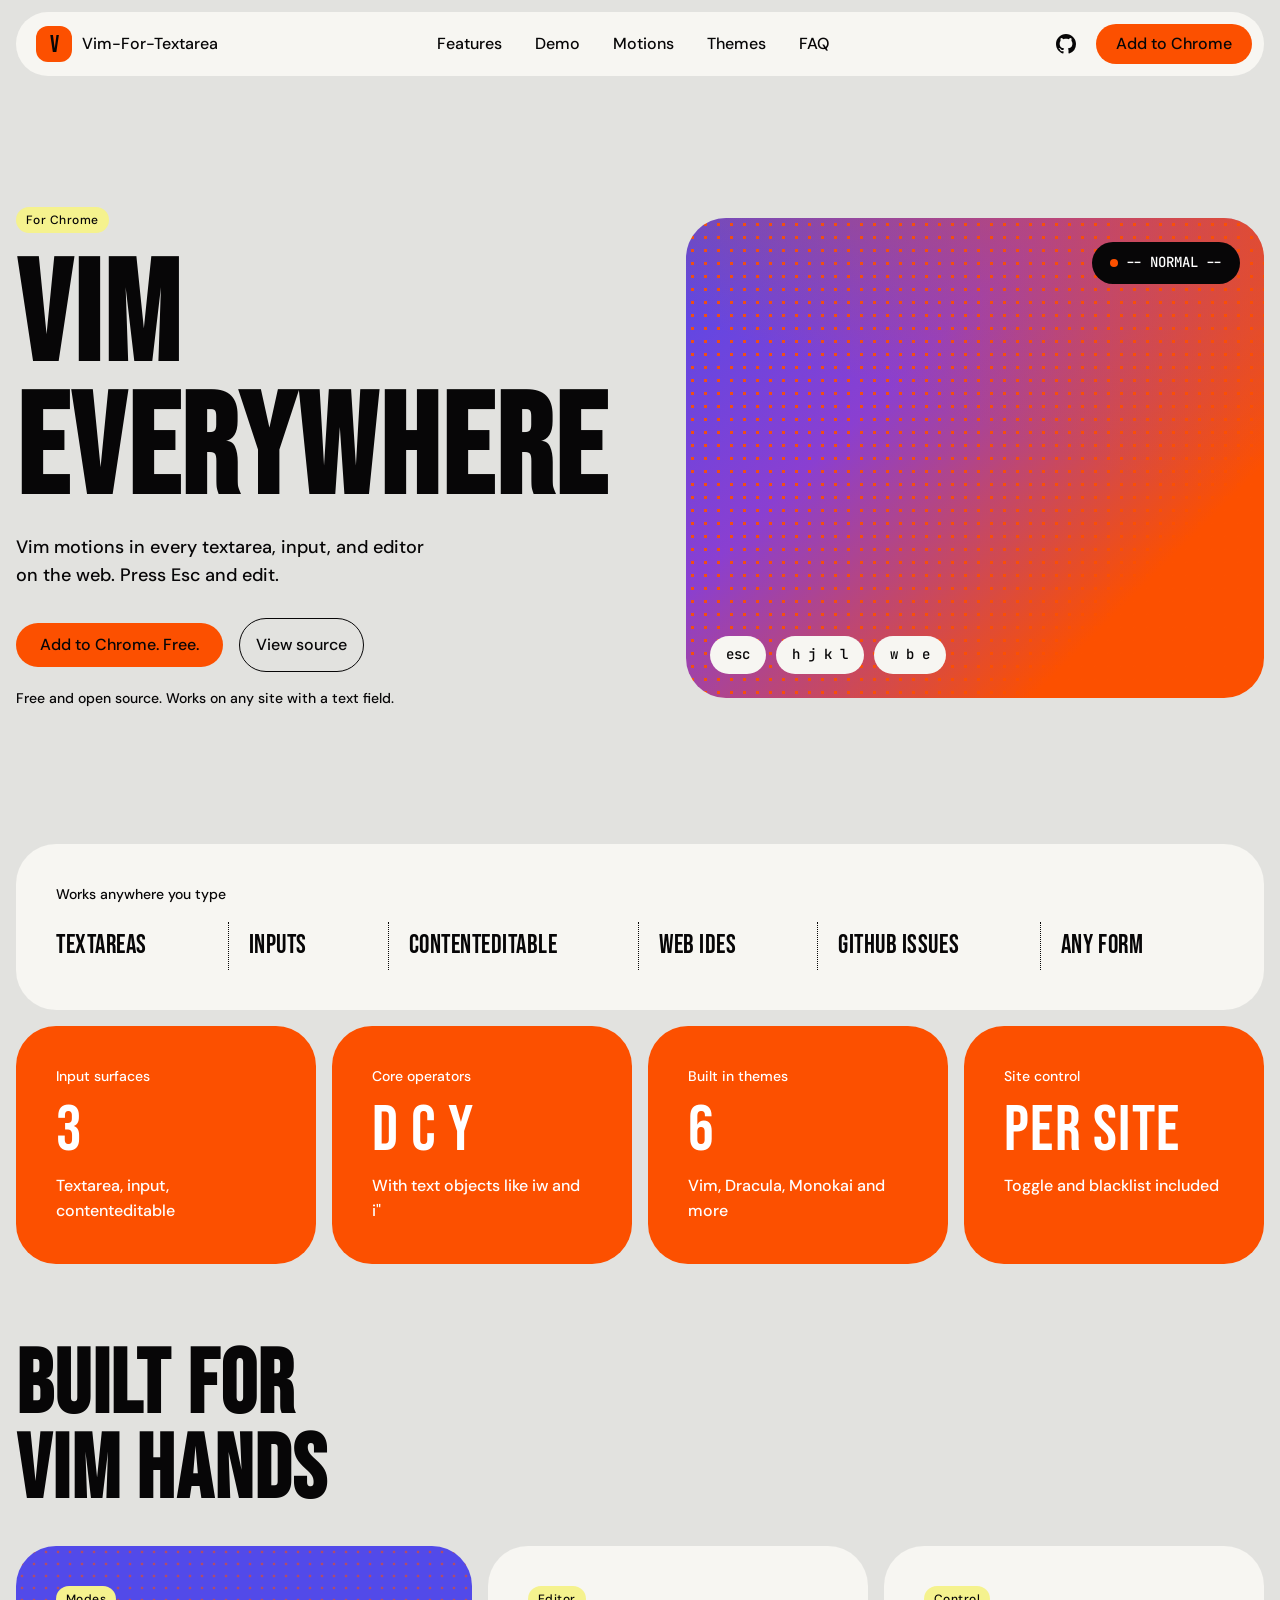
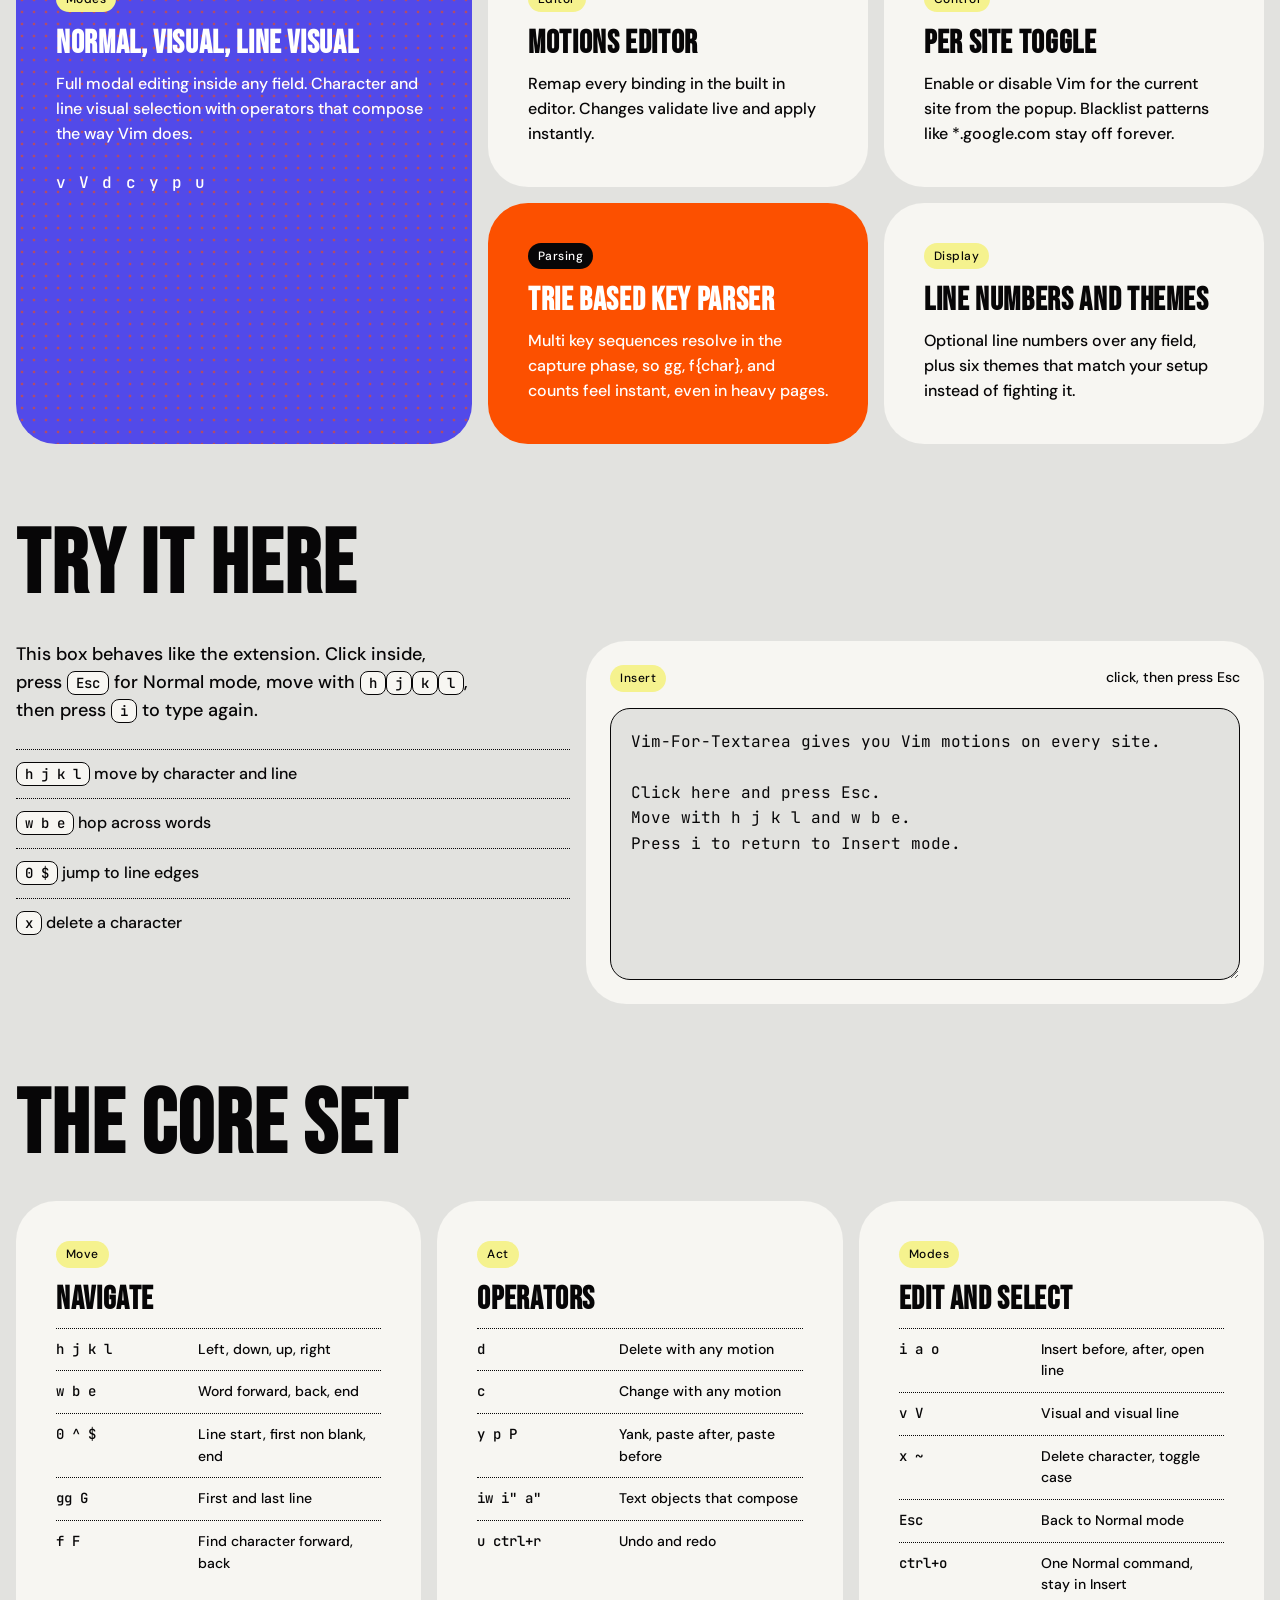
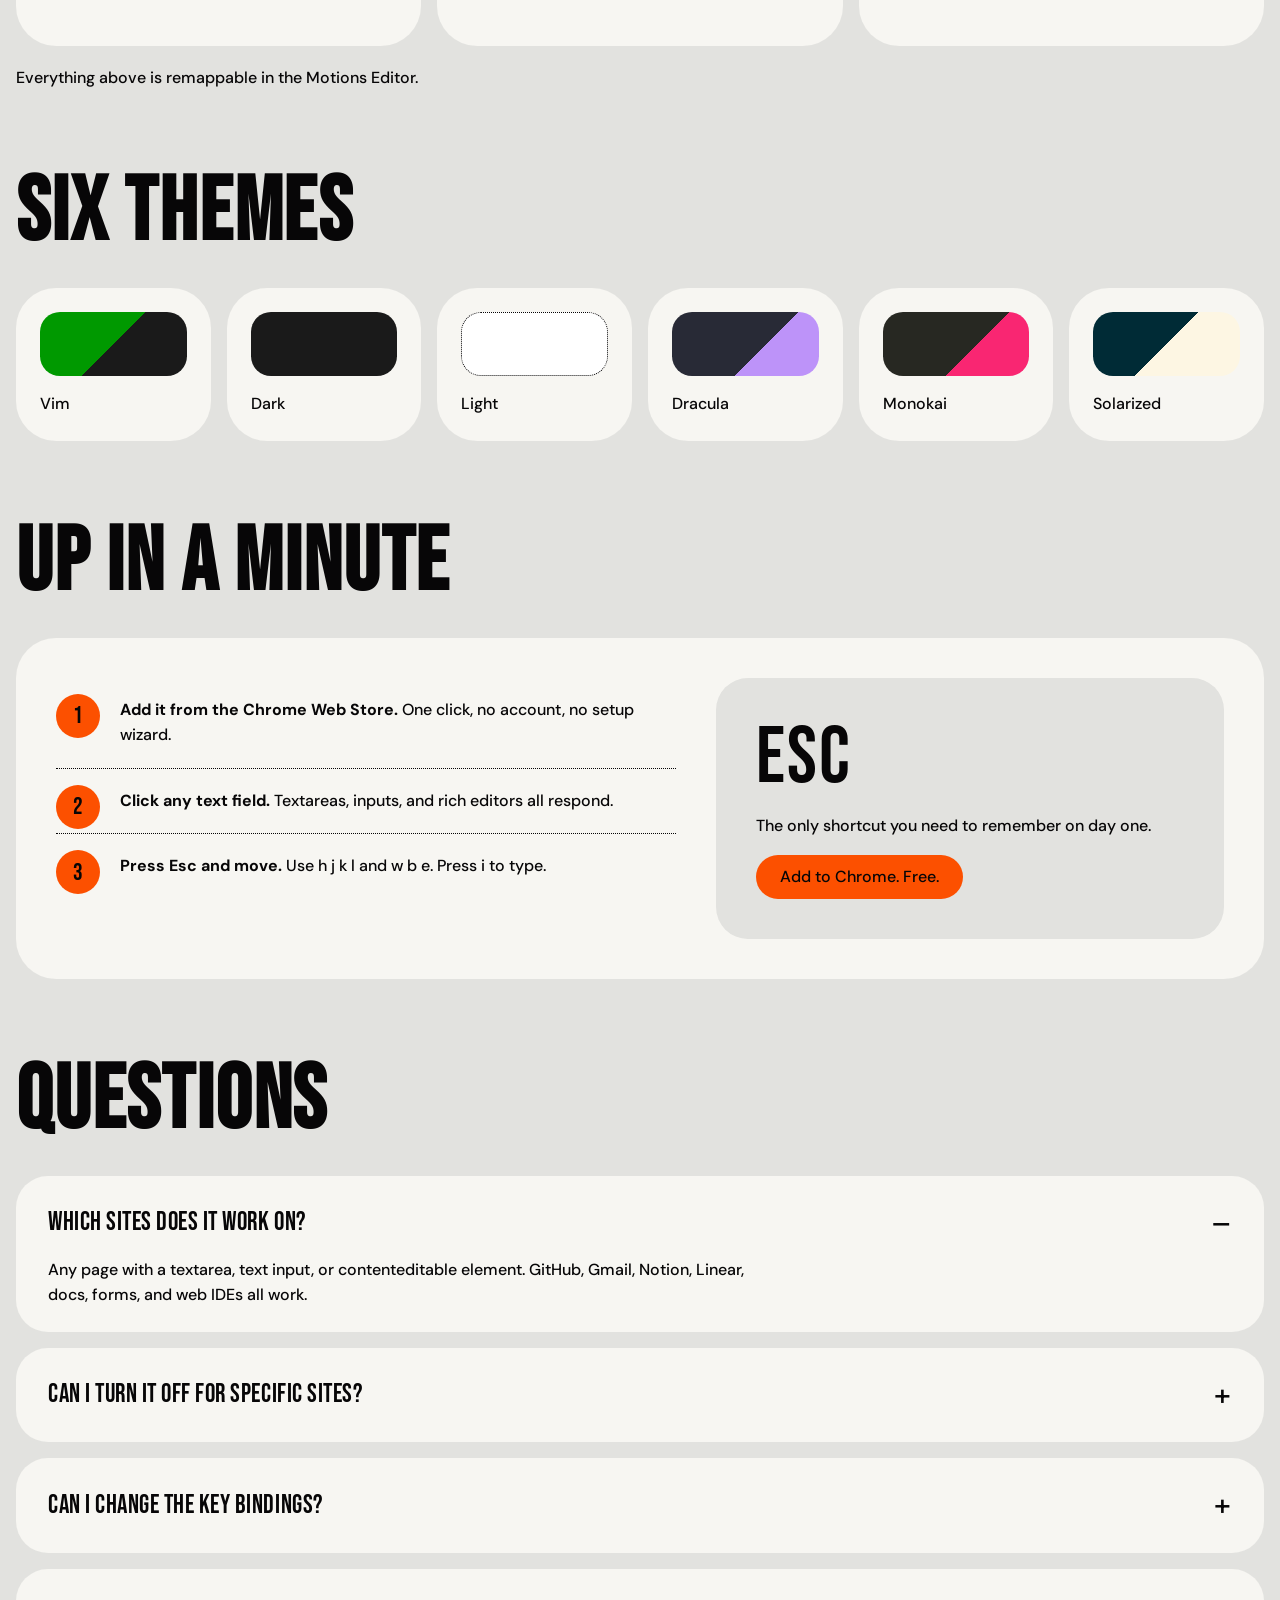
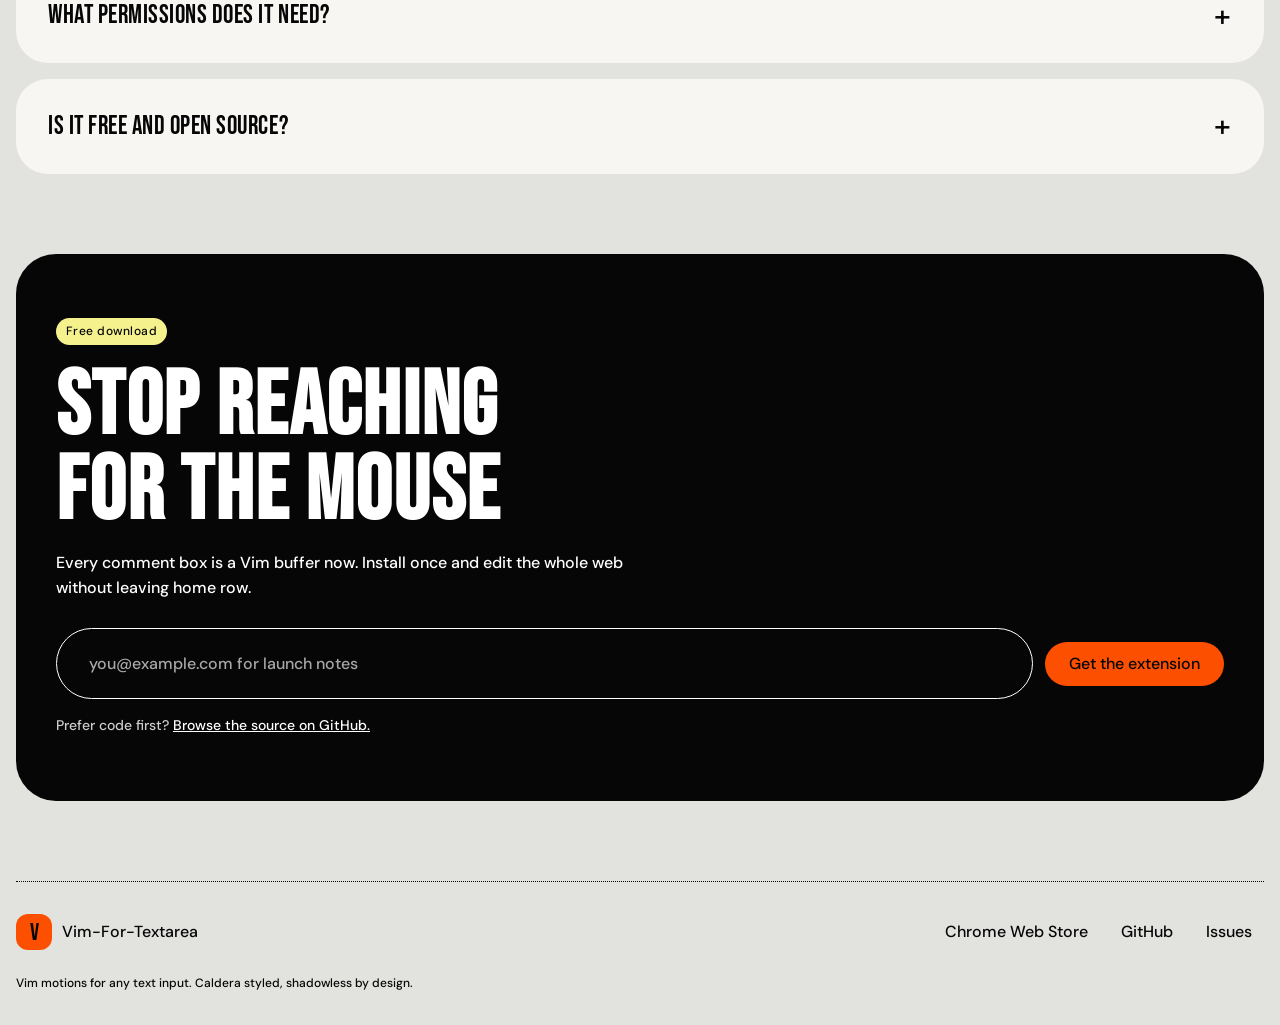
<file: website/index.html>
<!DOCTYPE html>
<html lang="en">
<head>
<meta charset="UTF-8" />
<meta name="viewport" content="width=device-width, initial-scale=1.0" />
<title>Vim-For-Textarea: Vim motions in every text field on the web</title>
<meta name="description" content="Vim-For-Textarea brings Vim navigation and editing to any textarea, input, or contenteditable element on any website." />
<link rel="icon" type="image/png" href="assets/icon-128.png" />
<link rel="preconnect" href="https://fonts.googleapis.com" />
<link rel="preconnect" href="https://fonts.gstatic.com" crossorigin />
<link href="https://fonts.googleapis.com/css2?family=Bebas+Neue&family=DM+Sans:opsz,wght@9..40,500&family=JetBrains+Mono:wght@500&display=swap" rel="stylesheet" />
<link rel="stylesheet" href="styles.css" />
</head>
<body>

<header class="nav-wrap">
  <nav class="nav-pill" aria-label="Primary">
    <a class="brand" href="#top" aria-label="Vim-For-Textarea home">
      <span class="brand-mark" aria-hidden="true">V</span>
      <span class="brand-word">Vim-For-Textarea</span>
    </a>
    <div class="nav-links">
      <a href="#features">Features</a>
      <a href="#demo">Demo</a>
      <a href="#motions">Motions</a>
      <a href="#themes">Themes</a>
      <a href="#faq">FAQ</a>
    </div>
    <div class="nav-cta">
      <a class="ghost-icon" href="https://github.com/B-Eddie/vim-for-textarea" target="_blank" rel="noopener" aria-label="View source on GitHub">
        <svg width="20" height="20" viewBox="0 0 16 16" fill="currentColor" aria-hidden="true"><path d="M8 0C3.58 0 0 3.58 0 8c0 3.54 2.29 6.53 5.47 7.59.4.07.55-.17.55-.38 0-.19-.01-.82-.01-1.49-2.01.37-2.53-.49-2.69-.94-.09-.23-.48-.94-.82-1.13-.28-.15-.68-.52-.01-.53.63-.01 1.08.58 1.23.82.72 1.21 1.87.87 2.33.66.07-.52.28-.87.51-1.07-1.78-.2-3.64-.89-3.64-3.95 0-.87.31-1.59.82-2.15-.08-.2-.36-1.02.08-2.12 0 0 .67-.21 2.2.82.64-.18 1.32-.27 2-.27s1.36.09 2 .27c1.53-1.04 2.2-.82 2.2-.82.44 1.1.16 1.92.08 2.12.51.56.82 1.27.82 2.15 0 3.07-1.87 3.75-3.65 3.95.29.25.54.73.54 1.48 0 1.07-.01 1.93-.01 2.2 0 .21.15.46.55.38A8.01 8.01 0 0 0 16 8c0-4.42-3.58-8-8-8Z"/></svg>
      </a>
      <a class="btn btn-primary btn-sm" href="https://chromewebstore.google.com/detail/vim-for-textarea/daiebbpbknddjjdgidofaappadaoamde?authuser=0&hl=en" target="_blank" rel="noopener">Add to Chrome</a>
      <button class="nav-toggle" aria-label="Open menu" aria-expanded="false">
        <span></span><span></span><span></span>
      </button>
    </div>
  </nav>
  <div class="nav-mobile" hidden>
    <a href="#features">Features</a>
    <a href="#demo">Demo</a>
    <a href="#motions">Motions</a>
    <a href="#themes">Themes</a>
    <a href="#faq">FAQ</a>
    <a href="https://github.com/B-Eddie/vim-for-textarea" target="_blank" rel="noopener">GitHub</a>
  </div>
</header>

<main id="top">

  <!-- HERO -->
  <section class="hero">
    <div class="hero-copy">
      <span class="tag">For Chrome</span>
      <h1 class="display">VIM<br />EVERYWHERE</h1>
      <p class="lede">Vim motions in every textarea, input, and editor on the web. Press Esc and edit.</p>
      <div class="hero-actions">
        <a class="btn btn-primary" href="https://chromewebstore.google.com/detail/vim-for-textarea/daiebbpbknddjjdgidofaappadaoamde?authuser=0&hl=en" target="_blank" rel="noopener">Add to Chrome. Free.</a>
        <a class="btn btn-secondary" href="https://github.com/B-Eddie/vim-for-textarea" target="_blank" rel="noopener">View source</a>
      </div>
      <p class="micro">Free and open source. Works on any site with a text field.</p>
    </div>
    <div class="hero-visual" aria-hidden="true">
      <div class="halftone">
        <div class="halftone-keys">
          <span class="hk">esc</span>
          <span class="hk">h j k l</span>
          <span class="hk">w b e</span>
        </div>
      </div>
      <div class="hero-chip">
        <span class="mode-dot"></span>
        <span>-- NORMAL --</span>
      </div>
    </div>
  </section>

  <!-- WHERE IT WORKS -->
  <section class="strip-card reveal">
    <p class="strip-label">Works anywhere you type</p>
    <ul class="strip-row">
      <li>Textareas</li>
      <li>Inputs</li>
      <li>Contenteditable</li>
      <li>Web IDEs</li>
      <li>GitHub issues</li>
      <li>Any form</li>
    </ul>
  </section>

  <!-- STATS -->
  <section class="stats reveal" aria-label="Highlights">
    <div class="stat">
      <p class="stat-label">Input surfaces</p>
      <p class="stat-value">3</p>
      <p class="stat-note">Textarea, input, contenteditable</p>
    </div>
    <div class="stat">
      <p class="stat-label">Core operators</p>
      <p class="stat-value">d c y</p>
      <p class="stat-note">With text objects like iw and i"</p>
    </div>
    <div class="stat">
      <p class="stat-label">Built in themes</p>
      <p class="stat-value">6</p>
      <p class="stat-note">Vim, Dracula, Monokai and more</p>
    </div>
    <div class="stat">
      <p class="stat-label">Site control</p>
      <p class="stat-value">Per site</p>
      <p class="stat-note">Toggle and blacklist included</p>
    </div>
  </section>

  <!-- FEATURES BENTO -->
  <section id="features" class="section">
    <h2 class="h-2xl reveal">BUILT FOR<br />VIM HANDS</h2>
    <div class="bento">
      <article class="card card-plasma reveal">
        <span class="tag">Modes</span>
        <h3>Normal, Visual, line Visual</h3>
        <p>Full modal editing inside any field. Character and line visual selection with operators that compose the way Vim does.</p>
        <p class="plasma-keys">v V d c y p u</p>
      </article>
      <article class="card reveal">
        <span class="tag">Editor</span>
        <h3>Motions Editor</h3>
        <p>Remap every binding in the built in editor. Changes validate live and apply instantly.</p>
      </article>
      <article class="card reveal">
        <span class="tag">Control</span>
        <h3>Per site toggle</h3>
        <p>Enable or disable Vim for the current site from the popup. Blacklist patterns like *.google.com stay off forever.</p>
      </article>
      <article class="card card-ember reveal">
        <span class="tag tag-dark">Parsing</span>
        <h3>Trie based key parser</h3>
        <p>Multi key sequences resolve in the capture phase, so gg, f{char}, and counts feel instant, even in heavy pages.</p>
      </article>
      <article class="card reveal">
        <span class="tag">Display</span>
        <h3>Line numbers and themes</h3>
        <p>Optional line numbers over any field, plus six themes that match your setup instead of fighting it.</p>
      </article>
    </div>
  </section>

  <!-- LIVE DEMO -->
  <section id="demo" class="section">
    <h2 class="h-2xl reveal">TRY IT HERE</h2>
    <div class="demo-grid">
      <div class="demo-copy reveal">
        <p class="demo-text">This box behaves like the extension. Click inside, press <kbd>Esc</kbd> for Normal mode, move with <kbd>h</kbd><kbd>j</kbd><kbd>k</kbd><kbd>l</kbd>, then press <kbd>i</kbd> to type again.</p>
        <ul class="demo-list">
          <li><kbd>h j k l</kbd> move by character and line</li>
          <li><kbd>w b e</kbd> hop across words</li>
          <li><kbd>0 $</kbd> jump to line edges</li>
          <li><kbd>x</kbd> delete a character</li>
        </ul>
      </div>
      <div class="demo-box reveal">
        <div class="demo-bar">
          <span id="demoMode" class="tag">Insert</span>
          <span class="demo-hint">click, then press Esc</span>
        </div>
        <textarea id="demoArea" rows="9" spellcheck="false">Vim-For-Textarea gives you Vim motions on every site.

Click here and press Esc.
Move with h j k l and w b e.
Press i to return to Insert mode.</textarea>
      </div>
    </div>
  </section>

  <!-- MOTIONS -->
  <section id="motions" class="section">
    <h2 class="h-2xl reveal">THE CORE SET</h2>
    <div class="motion-grid">
      <article class="card reveal">
        <span class="tag">Move</span>
        <h3>Navigate</h3>
        <dl class="keys">
          <div><dt>h j k l</dt><dd>Left, down, up, right</dd></div>
          <div><dt>w b e</dt><dd>Word forward, back, end</dd></div>
          <div><dt>0 ^ $</dt><dd>Line start, first non blank, end</dd></div>
          <div><dt>gg G</dt><dd>First and last line</dd></div>
          <div><dt>f F</dt><dd>Find character forward, back</dd></div>
        </dl>
      </article>
      <article class="card reveal">
        <span class="tag">Act</span>
        <h3>Operators</h3>
        <dl class="keys">
          <div><dt>d</dt><dd>Delete with any motion</dd></div>
          <div><dt>c</dt><dd>Change with any motion</dd></div>
          <div><dt>y p P</dt><dd>Yank, paste after, paste before</dd></div>
          <div><dt>iw i" a"</dt><dd>Text objects that compose</dd></div>
          <div><dt>u ctrl+r</dt><dd>Undo and redo</dd></div>
        </dl>
      </article>
      <article class="card reveal">
        <span class="tag">Modes</span>
        <h3>Edit and select</h3>
        <dl class="keys">
          <div><dt>i a o</dt><dd>Insert before, after, open line</dd></div>
          <div><dt>v V</dt><dd>Visual and visual line</dd></div>
          <div><dt>x ~</dt><dd>Delete character, toggle case</dd></div>
          <div><dt>Esc</dt><dd>Back to Normal mode</dd></div>
          <div><dt>ctrl+o</dt><dd>One Normal command, stay in Insert</dd></div>
        </dl>
      </article>
    </div>
    <p class="section-note reveal">Everything above is remappable in the Motions Editor.</p>
  </section>

  <!-- THEMES -->
  <section id="themes" class="section">
    <h2 class="h-2xl reveal">SIX THEMES</h2>
    <div class="theme-grid reveal">
      <div class="theme" data-theme="vim"><span class="sw"></span>Vim</div>
      <div class="theme" data-theme="dark"><span class="sw"></span>Dark</div>
      <div class="theme" data-theme="light"><span class="sw"></span>Light</div>
      <div class="theme" data-theme="dracula"><span class="sw"></span>Dracula</div>
      <div class="theme" data-theme="monokai"><span class="sw"></span>Monokai</div>
      <div class="theme" data-theme="solarized"><span class="sw"></span>Solarized</div>
    </div>
  </section>

  <!-- INSTALL -->
  <section class="section">
    <h2 class="h-2xl reveal">UP IN A MINUTE</h2>
    <div class="install reveal">
      <ol>
        <li><strong>Add it from the Chrome Web Store.</strong> One click, no account, no setup wizard.</li>
        <li><strong>Click any text field.</strong> Textareas, inputs, and rich editors all respond.</li>
        <li><strong>Press Esc and move.</strong> Use h j k l and w b e. Press i to type.</li>
      </ol>
      <div class="install-side">
        <p class="install-big">Esc</p>
        <p>The only shortcut you need to remember on day one.</p>
        <a class="btn btn-primary" href="https://chromewebstore.google.com/detail/vim-for-textarea/daiebbpbknddjjdgidofaappadaoamde?authuser=0&hl=en" target="_blank" rel="noopener">Add to Chrome. Free.</a>
      </div>
    </div>
  </section>

  <!-- FAQ -->
  <section id="faq" class="section">
    <h2 class="h-2xl reveal">QUESTIONS</h2>
    <div class="faq reveal">
      <details open>
        <summary>Which sites does it work on?</summary>
        <p>Any page with a textarea, text input, or contenteditable element. GitHub, Gmail, Notion, Linear, docs, forms, and web IDEs all work.</p>
      </details>
      <details>
        <summary>Can I turn it off for specific sites?</summary>
        <p>Yes. Toggle the current site from the popup, or add blacklist patterns such as *.google.com for places where Vim should never activate.</p>
      </details>
      <details>
        <summary>Can I change the key bindings?</summary>
        <p>Yes. Open the Motions Editor from the popup to remap bindings, operators, text objects, and commands with live validation.</p>
      </details>
      <details>
        <summary>What permissions does it need?</summary>
        <p>Storage first. It saves your settings, theme, blacklist, and custom bindings locally, with clipboard and tab access for paste and per site state.</p>
      </details>
      <details>
        <summary>Is it free and open source?</summary>
        <p>Yes. The code is public on GitHub and contributions are welcome through issues and pull requests.</p>
      </details>
    </div>
  </section>

  <!-- FINAL CTA -->
  <section class="final reveal">
    <span class="tag">Free download</span>
    <h2>STOP REACHING<br />FOR THE MOUSE</h2>
    <p>Every comment box is a Vim buffer now. Install once and edit the whole web without leaving home row.</p>
    <form class="final-row" action="https://chromewebstore.google.com/detail/vim-for-textarea/daiebbpbknddjjdgidofaappadaoamde?authuser=0&hl=en" method="get" target="_blank" rel="noopener">
      <input type="email" name="email" placeholder="you@example.com for launch notes" aria-label="Email for launch notes" />
      <button class="btn btn-primary" type="submit">Get the extension</button>
    </form>
    <p class="micro-light">Prefer code first? <a href="https://github.com/B-Eddie/vim-for-textarea" target="_blank" rel="noopener">Browse the source on GitHub.</a></p>
  </section>

</main>

<footer>
  <div class="foot-inner">
    <a class="brand" href="#top">
      <span class="brand-mark" aria-hidden="true">V</span>
      <span class="brand-word">Vim-For-Textarea</span>
    </a>
    <div class="foot-links">
      <a href="https://chromewebstore.google.com/detail/vim-for-textarea/daiebbpbknddjjdgidofaappadaoamde?authuser=0&hl=en" target="_blank" rel="noopener">Chrome Web Store</a>
      <a href="https://github.com/B-Eddie/vim-for-textarea" target="_blank" rel="noopener">GitHub</a>
      <a href="https://github.com/B-Eddie/vim-for-textarea/issues" target="_blank" rel="noopener">Issues</a>
    </div>
    <p class="foot-note">Vim motions for any text input. Caldera styled, shadowless by design.</p>
  </div>
</footer>

<script src="app.js"></script>
</body>
</html>
</file>
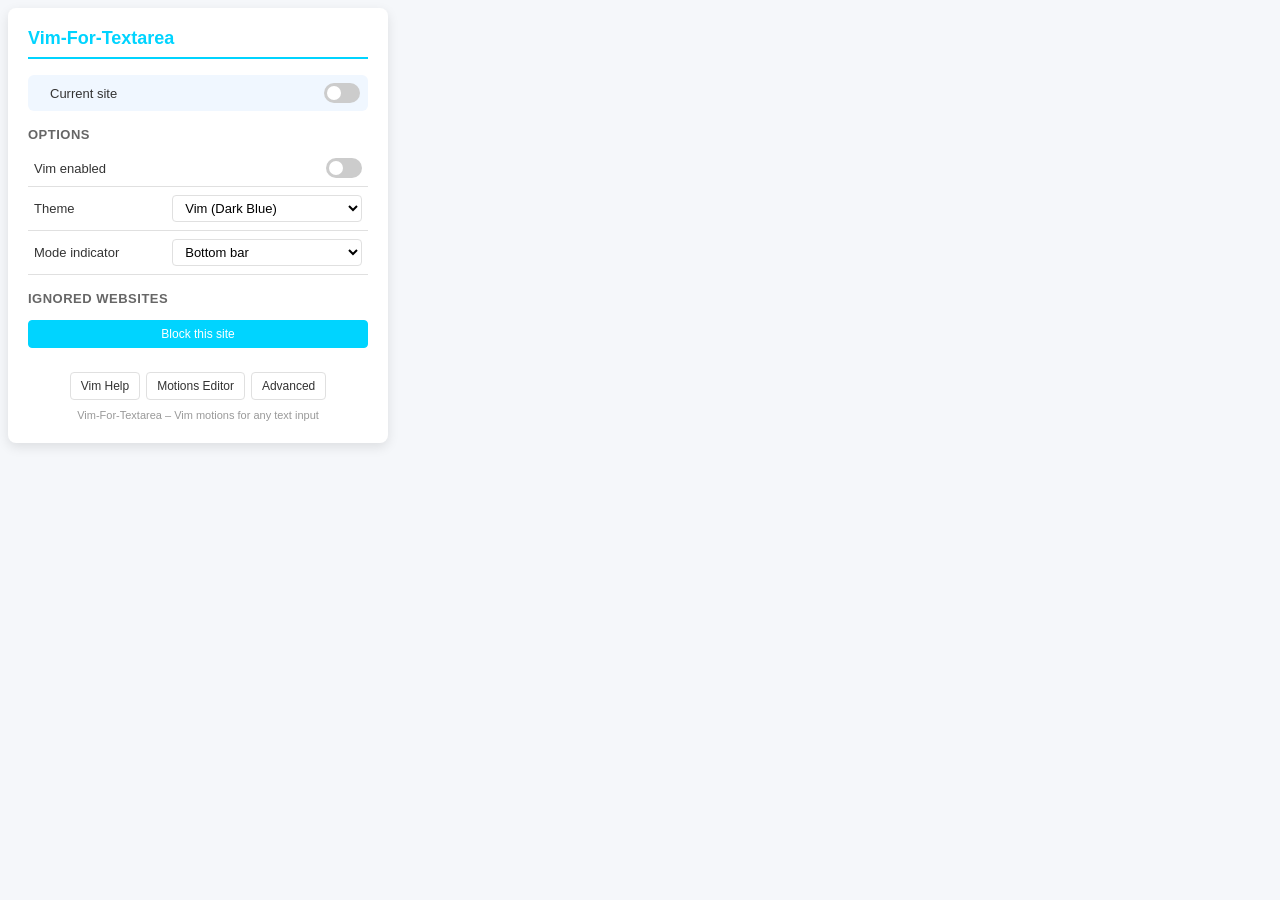
<file: src/ui/index.html>
<!DOCTYPE html>
<html lang="en">
<head>
  <meta charset="UTF-8" />
  <meta name="viewport" content="width=device-width, initial-scale=1.0" />
  <title>Vim-For-Textarea</title>
  <style>
    :root { --primary: #00d4ff; --border: #e0e0e0; --hover: #f5f5f5; --bg: #fff; --text: #333; }
    *, *::before, *::after { box-sizing: border-box; }
    html { background: #f5f7fa; }
    body {
      width: 380px; max-height: 800px; padding: 20px;
      background: var(--bg); box-shadow: 0 4px 12px rgba(0,0,0,0.1);
      border-radius: 8px; font-family: -apple-system, BlinkMacSystemFont, 'Segoe UI', Roboto, sans-serif;
      font-size: 14px; color: var(--text); overflow-y: auto;
    }
    .header { display: flex; align-items: center; margin-bottom: 16px; padding-bottom: 8px; border-bottom: 2px solid var(--primary); }
    .header h1 { margin: 0; font-size: 18px; font-weight: 600; color: var(--primary); }
    .section { margin-bottom: 16px; }
    .section-title { font-size: 13px; font-weight: 600; margin: 0 0 8px 0; color: #666; text-transform: uppercase; letter-spacing: 0.5px; }
    table { width: 100%; border-collapse: collapse; }
    table tr { border-bottom: 1px solid var(--border); }
    table tr:hover { background: var(--hover); }
    table td { padding: 8px 6px; vertical-align: middle; }
    table td:first-child { font-size: 13px; }
    select {
      padding: 4px 8px; border: 1px solid var(--border); border-radius: 4px;
      background: #fff; font-size: 13px; width: 100%;
    }
    .switch { position: relative; display: inline-block; width: 36px; height: 20px; }
    .switch input { opacity: 0; width: 0; height: 0; }
    .slider {
      position: absolute; cursor: pointer; top: 0; left: 0; right: 0; bottom: 0;
      background-color: #ccc; transition: 0.3s; border-radius: 20px;
    }
    .slider:before {
      position: absolute; content: ""; height: 14px; width: 14px;
      left: 3px; bottom: 3px; background: white; transition: 0.3s; border-radius: 50%;
    }
    .switch input:checked + .slider { background-color: var(--primary); }
    .switch input:checked + .slider:before { transform: translateX(16px); }
    .btn {
      padding: 6px 10px; border: 1px solid var(--border); border-radius: 4px;
      background: #fff; cursor: pointer; font-size: 12px; color: var(--text);
      text-decoration: none; display: inline-block;
    }
    .btn:hover { background: var(--hover); }
    .btn.primary { background: var(--primary); color: #fff; border-color: var(--primary); }
    .btn.primary:hover { opacity: 0.9; }
    .actions { display: flex; gap: 6px; justify-content: center; padding-top: 8px; }
    textarea {
      width: 100%; min-height: 60px; font-family: monospace; font-size: 12px;
      padding: 6px; border: 1px solid var(--border); border-radius: 4px; resize: vertical;
    }
    .tag-list { display: flex; flex-wrap: wrap; gap: 4px; margin-top: 4px; }
    .tag {
      display: inline-flex; align-items: center; gap: 4px;
      background: #e8f4f8; border: 1px solid #b3e0f0; border-radius: 12px;
      padding: 2px 8px; font-size: 11px; color: #006680;
    }
    .tag button { background: none; border: none; color: #006680; cursor: pointer; font-size: 13px; padding: 0; }
    .tag button:hover { color: #cc0000; }
    .add-tag { display: flex; gap: 4px; margin-top: 6px; }
    .add-tag input { flex: 1; padding: 4px 8px; border: 1px solid var(--border); border-radius: 4px; font-size: 12px; }
    .add-tag button { padding: 4px 8px; }
    .site-status { display: flex; align-items: center; gap: 6px; margin-bottom: 12px; padding: 8px; background: #f0f7ff; border-radius: 6px; font-size: 13px; }
    .site-status .dot { width: 8px; height: 8px; border-radius: 50%; }
    .site-status .dot.on { background: #28a745; }
    .site-status .dot.off { background: #dc3545; }
    footer { padding-top: 8px; font-size: 11px; color: #999; text-align: center; line-height: 1.4; }
    a { color: var(--primary); text-decoration: none; }
    a:hover { text-decoration: underline; }
    .help-row td { text-align: center; padding-top: 8px; border-top: 1px solid var(--border); }
  </style>
</head>
<body>
  <div class="header">
    <h1>Vim-For-Textarea</h1>
  </div>

  <div class="section" id="siteSection">
    <div class="site-status" id="siteStatus">
      <span class="dot" id="siteDot"></span>
      <span id="siteName">Current site</span>
      <label class="switch" style="margin-left:auto;">
        <input type="checkbox" id="siteToggle">
        <span class="slider"></span>
      </label>
    </div>
  </div>

  <div class="section">
    <h2 class="section-title">Options</h2>
    <table>
      <tr>
        <td>Vim enabled</td>
        <td style="text-align:right;">
          <label class="switch">
            <input type="checkbox" id="switch1">
            <span class="slider"></span>
          </label>
        </td>
      </tr>
      <tr>
        <td>Theme</td>
        <td style="text-align:right;">
          <select id="themeDropdown">
            <option value="vim">Vim (Dark Blue)</option>
            <option value="dark">Dark</option>
            <option value="light">Light</option>
            <option value="dracula">Dracula</option>
            <option value="monokai">Monokai</option>
            <option value="solarized">Solarized</option>
          </select>
        </td>
      </tr>
      <tr>
        <td>Mode indicator</td>
        <td style="text-align:right;">
          <select id="indicatorDropdown">
            <option value="bottom">Bottom bar</option>
            <option value="editor">Above editor</option>
            <option value="hidden">Hidden</option>
          </select>
        </td>
      </tr>
    </table>
  </div>

  <div class="section">
    <h2 class="section-title">Ignored Websites</h2>
    <div class="tag-list" id="blacklistTags"></div>
    <button class="btn primary" id="blockCurrentSite" style="width:100%;margin-top:6px;">Block this site</button>
  </div>

  <div class="actions">
    <a class="btn" href="https://vim.rtorr.com/" target="_blank">Vim Help</a>
    <button class="btn" id="openMotionsEditor">Motions Editor</button>
    <a class="btn" href="advanced.html">Advanced</a>
  </div>

  <footer>
    Vim-For-Textarea – Vim motions for any text input<br>
  </footer>
  <script src="popup.js"></script>
</body>
</html>
</file>
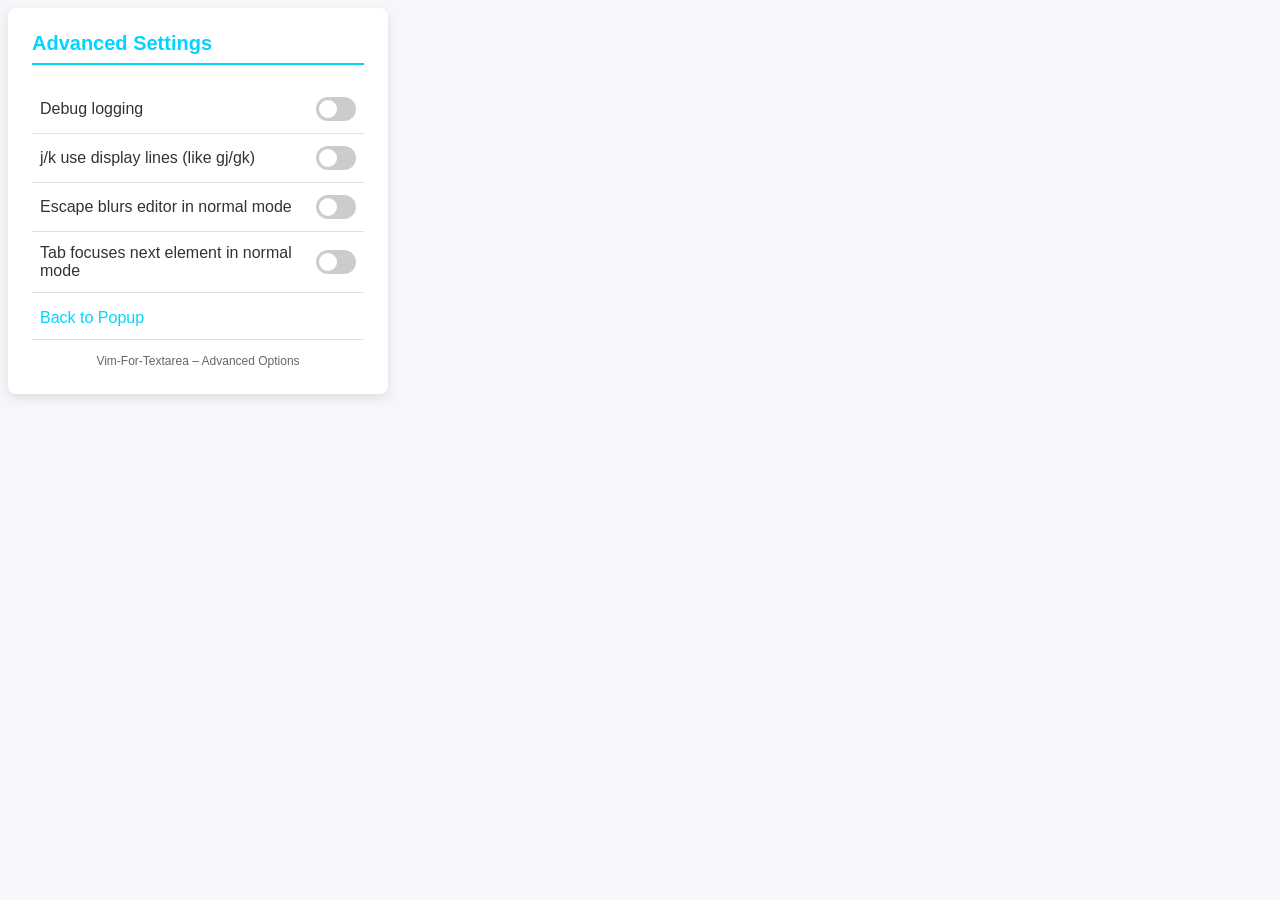
<file: src/ui/advanced.html>
<!DOCTYPE html>
<html lang="en">
<head>
  <meta charset="UTF-8" />
  <meta name="viewport" content="width=device-width, initial-scale=1.0" />
  <title>Advanced Settings - Vim-For-Textarea</title>
  <style>
    :root { --primary: #00d4ff; --border: #e0e0e0; --hover: #f5f5f5; }
    *, *::before, *::after { box-sizing: border-box; }
    html { background: #f5f7fa; }
    body {
      width: 380px; max-height: 800px; padding: 24px;
      background: #fff; box-shadow: 0 4px 12px rgba(0,0,0,0.1);
      border-radius: 8px; font-family: -apple-system, BlinkMacSystemFont, 'Segoe UI', Roboto, sans-serif;
      font-size: 16px; color: #333; overflow-y: auto;
    }
    .header { display: flex; align-items: center; margin-bottom: 20px; padding-bottom: 8px; border-bottom: 2px solid var(--primary); }
    .header h1 { margin: 0; font-size: 20px; font-weight: 600; color: var(--primary); }
    table { width: 100%; border-collapse: collapse; }
    table tr { border-bottom: 1px solid var(--border); transition: background-color 0.3s ease; }
    table tr:hover { background-color: var(--hover); }
    table td { padding: 12px 8px; vertical-align: middle; }
    a { color: var(--primary); text-decoration: none; }
    a:hover { text-decoration: underline; }
    .switch { position: relative; display: inline-block; width: 40px; height: 24px; }
    .switch input { opacity: 0; width: 0; height: 0; }
    .slider { position: absolute; cursor: pointer; top: 0; left: 0; right: 0; bottom: 0; background-color: #ccc; transition: 0.4s; border-radius: 24px; }
    .slider:before { position: absolute; content: ""; height: 18px; width: 18px; left: 3px; bottom: 3px; background-color: white; transition: 0.4s; border-radius: 50%; }
    .switch input:checked + .slider { background-color: var(--primary); }
    .switch input:checked + .slider:before { transform: translateX(16px); }
    footer { padding-top: 12px; font-size: 12px; color: #666; text-align: center; line-height: 1.5; }
    .section-title { font-size: 14px; font-weight: 600; color: #555; margin: 16px 0 8px; }
  </style>
</head>
<body>
  <div class="header"><h1>Advanced Settings</h1></div>
  <table>
    <tr>
      <td><label for="debugSwitch">Debug logging</label></td>
      <td>
        <label class="switch">
          <input type="checkbox" id="debugSwitch">
          <span class="slider"></span>
        </label>
      </td>
    </tr>
    <tr>
      <td><label for="useDisplayLinesSwitch">j/k use display lines (like gj/gk)</label></td>
      <td>
        <label class="switch">
          <input type="checkbox" id="useDisplayLinesSwitch">
          <span class="slider"></span>
        </label>
      </td>
    </tr>
    <tr>
      <td><label for="escapeBlursSwitch">Escape blurs editor in normal mode</label></td>
      <td>
        <label class="switch">
          <input type="checkbox" id="escapeBlursSwitch">
          <span class="slider"></span>
        </label>
      </td>
    </tr>
    <tr>
      <td><label for="tabFocusNextSwitch">Tab focuses next element in normal mode</label></td>
      <td>
        <label class="switch">
          <input type="checkbox" id="tabFocusNextSwitch">
          <span class="slider"></span>
        </label>
      </td>
    </tr>
    <tr>
      <td colspan="2" style="padding-top:16px;"><a href="index.html">Back to Popup</a></td>
    </tr>
  </table>
  <footer>
    Vim-For-Textarea – Advanced Options
  </footer>
  <script src="advanced.js"></script>
</body>
</html>
</file>
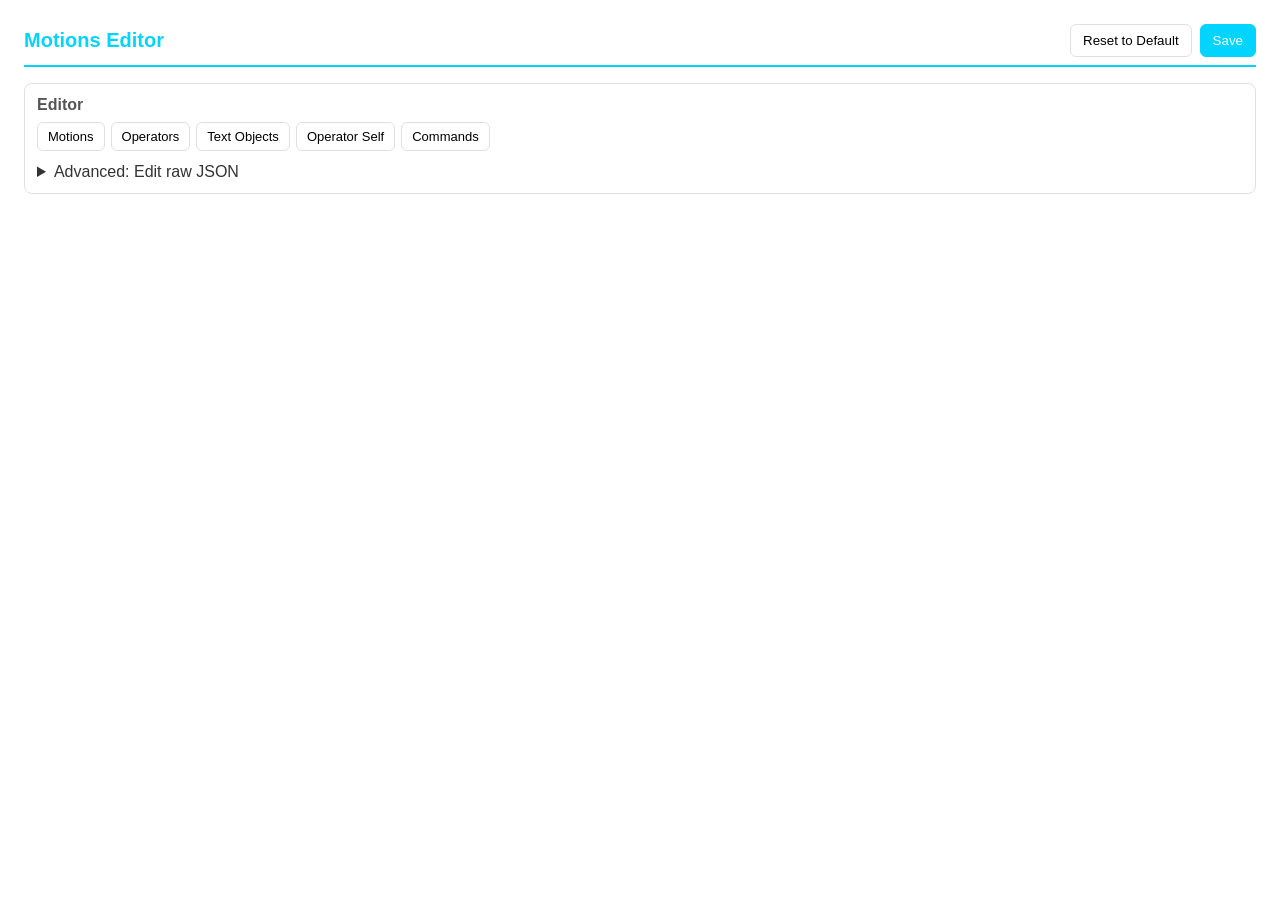
<file: src/ui/motions.html>
<!DOCTYPE html>
<html lang="en">
<head>
  <meta charset="UTF-8" />
  <meta name="viewport" content="width=device-width, initial-scale=1.0" />
  <title>Motions Editor - Vim-For-Textarea</title>
  <style>
    :root { --primary: #00d4ff; --border: #e0e0e0; --hover: #f5f5f5; }
    *, *::before, *::after { box-sizing: border-box; }
    body {
      margin: 0; padding: 24px;
      font-family: -apple-system, BlinkMacSystemFont, 'Segoe UI', Roboto, sans-serif;
      color: #333;
    }
    .header { display: flex; align-items: center; justify-content: space-between; margin-bottom: 16px; padding-bottom: 8px; border-bottom: 2px solid var(--primary); }
    .header h1 { margin: 0; font-size: 20px; color: var(--primary); }
    .actions { display: flex; gap: 8px; }
    button { padding: 8px 12px; border: 1px solid var(--border); border-radius: 6px; background: white; cursor: pointer; }
    button.primary { background: var(--primary); color: white; border-color: var(--primary); }
    .layout { display: grid; grid-template-columns: 1fr; gap: 16px; }
    .card { border: 1px solid var(--border); border-radius: 8px; padding: 12px; background: #fff; }
    .card h2 { margin: 0 0 8px 0; font-size: 16px; color: #555; }
    textarea { width: 100%; min-height: 60vh; font-family: ui-monospace, SFMono-Regular, Menlo, Monaco, Consolas, monospace; font-size: 13px; padding: 12px; line-height: 1.4; border: 1px solid var(--border); border-radius: 6px; }
    .tabs .tab { padding: 6px 10px; border: 1px solid var(--border); border-radius: 6px; background: #fff; cursor: pointer; font-size: 13px; }
    .tabs .tab.active { background: var(--primary); border-color: var(--primary); color: #fff; }
    .status { margin-top: 8px; font-size: 13px; }
    .status.ok { color: #137333; }
    .status.err { color: #c5221f; }
    .footer { margin-top: 16px; font-size: 12px; color: #666; }
  </style>
</head>
<body>
  <div class="header">
    <h1>Motions Editor</h1>
    <div class="actions">
      <button id="btn-reset">Reset to Default</button>
      <button id="btn-save" class="primary">Save</button>
    </div>
  </div>
  <div class="layout">
    <div class="card">
      <h2>Editor</h2>
      <div class="tabs" id="sectionTabs" style="margin-bottom:8px; display:flex; gap:6px; flex-wrap: wrap;">
        <button class="tab" data-section="motions">Motions</button>
        <button class="tab" data-section="operators">Operators</button>
        <button class="tab" data-section="textObjects">Text Objects</button>
        <button class="tab" data-section="operatorSelf">Operator Self</button>
        <button class="tab" data-section="commands">Commands</button>
      </div>
      <div id="editor"></div>
      <details style="margin-top:12px;">
        <summary>Advanced: Edit raw JSON</summary>
        <textarea id="jsonArea" spellcheck="false"></textarea>
        <div id="status" class="status"></div>
      </details>
    </div>
  </div>
  <div class="footer"></div>
  <style>
    .modal-backdrop { position: fixed; inset: 0; background: rgba(0,0,0,0.35); display: none; align-items: center; justify-content: center; z-index: 9999; }
    .modal { background: #fff; border-radius: 10px; border: 1px solid var(--border); width: min(720px, 92vw); max-height: 85vh; overflow: auto; padding: 16px; box-shadow: 0 10px 30px rgba(0,0,0,0.2); }
    .modal h3 { margin: 0 0 8px 0; font-size: 22px; color: #000; }
    .modal .row { display: flex; gap: 8px; align-items: center; margin: 8px 0; }
    .modal .row label { width: 120px; color: #333; font-size: 14px; }
    .modal .footer { display: flex; justify-content: flex-end; gap: 8px; margin-top: 12px; }
    .modal small { color: #000; display: block; margin-top: 6px; line-height: 1.6; font-size: 18px; }
  </style>
  <div id="modalBackdrop" class="modal-backdrop">
    <div id="modal" class="modal"></div>
  </div>
  <script src="motions.js"></script>
</body>
</html>
</file>
<file: website/styles.css>
:root {
  --color-ember: #fc5000;
  --color-plasma-violet: #524ae9;
  --color-sulfur: #f5f28e;
  --color-limestone: #f7f6f2;
  --color-pumice: #e2e2df;
  --color-obsidian: #070607;
  --color-chalk: #ffffff;

  --font-display: 'Bebas Neue', 'Anton', sans-serif;
  --font-body: 'DM Sans', 'Inter', system-ui, sans-serif;
  --font-mono: 'JetBrains Mono', ui-monospace, monospace;

  --radius-cards: 40px;
  --radius-pills: 800px;
  --radius-inputs: 100px;
  --radius-small: 16px;
  --page-max-width: 1280px;
}

* { box-sizing: border-box; margin: 0; padding: 0; }

html { scroll-behavior: smooth; }

body {
  background: var(--color-pumice);
  color: var(--color-obsidian);
  font-family: var(--font-body);
  font-weight: 500;
  font-size: 16px;
  line-height: 1.55;
  -webkit-font-smoothing: antialiased;
}

/* ---------- NAV ---------- */
.nav-wrap {
  position: sticky;
  top: 12px;
  z-index: 50;
  padding: 0 16px;
}

.nav-pill {
  max-width: var(--page-max-width);
  margin: 0 auto;
  background: var(--color-limestone);
  border-radius: var(--radius-pills);
  display: flex;
  align-items: center;
  justify-content: space-between;
  gap: 16px;
  padding: 10px 12px 10px 20px;
  min-height: 64px;
  max-height: 80px;
}

.brand {
  display: flex;
  align-items: center;
  gap: 10px;
  text-decoration: none;
  color: var(--color-obsidian);
  font-size: 16px;
  white-space: nowrap;
}

.brand-mark {
  width: 36px;
  height: 36px;
  border-radius: 12px;
  background: var(--color-ember);
  color: var(--color-obsidian);
  font-family: var(--font-display);
  font-size: 24px;
  display: inline-flex;
  align-items: center;
  justify-content: center;
  line-height: 1;
  padding-top: 2px;
}

.nav-links { display: flex; gap: 9px; }

.nav-links a {
  color: var(--color-obsidian);
  text-decoration: none;
  font-size: 16px;
  padding: 0 12px;
  border-radius: var(--radius-pills);
}

.nav-links a:hover { text-decoration: underline; text-underline-offset: 4px; }

.nav-cta { display: flex; align-items: center; gap: 12px; }
.ghost-icon {
  color: var(--color-obsidian);
  display: inline-flex;
  padding: 8px;
  border-radius: 50%;
}

.nav-toggle {
  display: none;
  flex-direction: column;
  gap: 5px;
  background: none;
  border: 0;
  cursor: pointer;
  padding: 8px;
}

.nav-toggle span { width: 22px; height: 2px; background: var(--color-obsidian); border-radius: 2px; }

.nav-mobile[hidden] { display: none; }

.nav-mobile {
  max-width: var(--page-max-width);
  margin: 8px auto 0;
  background: var(--color-limestone);
  border-radius: 24px;
  padding: 12px 20px;
  display: flex;
  flex-direction: column;
}

.nav-mobile a {
  color: var(--color-obsidian);
  text-decoration: none;
  padding: 10px 4px;
}

/* ---------- BUTTONS ---------- */
.btn {
  display: inline-flex;
  align-items: center;
  justify-content: center;
  line-height: 1.25;
  text-decoration: none;
  font-family: var(--font-body);
  font-weight: 500;
  font-size: 16px;
  border-radius: var(--radius-pills);
  padding: 12px 24px;
  cursor: pointer;
  border: 0;
  transition: transform 0.2s cubic-bezier(0.16, 1, 0.3, 1);
  white-space: nowrap;
}

.btn:active { transform: scale(0.98) translateY(1px); }

.btn-primary { background: var(--color-ember); color: var(--color-obsidian); }
.btn-primary:hover { transform: translateY(-1px); }

.btn-secondary {
  background: transparent;
  border: 1.5px solid var(--color-obsidian);
  color: var(--color-obsidian);
  border-radius: 40px;
  padding: 16px;
}

.btn-sm { padding: 10px 20px; }

/* ---------- TAGS ---------- */
.tag {
  display: inline-block;
  background: var(--color-sulfur);
  color: var(--color-obsidian);
  border-radius: var(--radius-pills);
  font-size: 12px;
  padding: 4px 10px;
  letter-spacing: 0.04em;
}

.tag-dark { background: var(--color-obsidian); color: var(--color-chalk); }

/* ---------- LAYOUT ---------- */
main {
  max-width: var(--page-max-width);
  margin: 0 auto;
  padding: 0 16px;
}

.section { padding: 80px 0 0; }

.h-2xl {
  font-family: var(--font-display);
  font-size: clamp(48px, 7vw, 96px);
  line-height: 0.95;
  letter-spacing: 0.02em;
  margin-bottom: 32px;
}

.section-note { margin-top: 20px; font-size: 16px; }

/* ---------- HERO ---------- */
.hero {
  display: grid;
  grid-template-columns: 1.05fr 0.95fr;
  gap: 32px;
  align-items: center;
  padding: 64px 0 56px;
  min-height: calc(100dvh - 120px);
}

.display {
  font-family: var(--font-display);
  font-size: clamp(72px, 11vw, 189px);
  line-height: 0.94;
  letter-spacing: 0.02em;
  margin: 20px 0 16px;
}

.lede { font-size: 18px; max-width: 34ch; }

.hero-actions { display: flex; align-items: center; gap: 16px; margin-top: 28px; flex-wrap: wrap; }

.micro { font-size: 14px; margin-top: 16px; }

.hero-visual { position: relative; }

.halftone {
  border-radius: var(--radius-cards);
  min-height: 480px;
  background:
    radial-gradient(circle, rgba(252, 80, 0, 0.9) 1.7px, transparent 1.8px),
    linear-gradient(135deg, var(--color-plasma-violet) 0%, #8a3fd1 35%, var(--color-ember) 78%, var(--color-ember) 100%);
  background-size: 13px 13px, cover;
  position: relative;
  overflow: hidden;
}

.halftone::after {
  content: "";
  position: absolute;
  inset: 0;
  background: linear-gradient(200deg, rgba(252, 80, 0, 0.55) 0%, transparent 45%);
}

.halftone-keys {
  position: absolute;
  left: 24px;
  bottom: 24px;
  display: flex;
  gap: 10px;
  z-index: 1;
  flex-wrap: wrap;
}

.hk {
  background: var(--color-limestone);
  color: var(--color-obsidian);
  border-radius: var(--radius-pills);
  padding: 8px 16px;
  font-family: var(--font-mono);
  font-size: 14px;
}

.hero-chip {
  position: absolute;
  top: 24px;
  right: 24px;
  background: var(--color-obsidian);
  color: var(--color-chalk);
  font-family: var(--font-mono);
  font-size: 14px;
  border-radius: var(--radius-pills);
  padding: 10px 18px;
  display: flex;
  align-items: center;
  gap: 8px;
}

.mode-dot {
  width: 8px;
  height: 8px;
  border-radius: 50%;
  background: var(--color-ember);
}

/* ---------- STRIP ---------- */
.strip-card {
  background: var(--color-limestone);
  border-radius: var(--radius-cards);
  padding: 40px;
}

.strip-label { font-size: 14px; margin-bottom: 16px; }

.strip-row {
  list-style: none;
  display: flex;
  flex-wrap: wrap;
}

.strip-row li {
  flex: 1 1 auto;
  font-family: var(--font-display);
  font-size: 26px;
  letter-spacing: 0.02em;
  padding: 4px 20px 4px 0;
  white-space: nowrap;
}

.strip-row li + li {
  border-left: 1.5px dotted var(--color-obsidian);
  padding-left: 20px;
}

/* ---------- STATS ---------- */
.stats {
  display: grid;
  grid-template-columns: repeat(4, 1fr);
  gap: 16px;
  margin-top: 16px;
}

.stat {
  background: var(--color-ember);
  color: var(--color-chalk);
  border-radius: var(--radius-cards);
  padding: 40px;
}

.stat-label { font-size: 14px; }
.stat-value {
  font-family: var(--font-display);
  font-size: clamp(48px, 5vw, 80px);
  line-height: 1.1;
  letter-spacing: 0.02em;
  color: var(--color-chalk);
  margin: 8px 0;
}
.stat-note { font-size: 16px; }

/* ---------- BENTO / CARDS ---------- */
.bento {
  display: grid;
  grid-template-columns: 1.2fr 1fr 1fr;
  gap: 16px;
}

.card {
  background: var(--color-limestone);
  border-radius: var(--radius-cards);
  padding: 40px;
}

.card h3 {
  font-family: var(--font-display);
  font-size: 32px;
  letter-spacing: 0.02em;
  line-height: 1;
  margin: 16px 0 12px;
}

.card p { font-size: 16px; }

.card-plasma {
  background: var(--color-plasma-violet);
  color: var(--color-chalk);
  grid-row: span 2;
  position: relative;
  overflow: hidden;
}

.card-plasma::before {
  content: "";
  position: absolute;
  inset: 0;
  background-image: radial-gradient(circle, rgba(252, 80, 0, 0.55) 1.5px, transparent 1.6px);
  background-size: 12px 12px;
  pointer-events: none;
}

.card-plasma > * { position: relative; }

.plasma-keys {
  font-family: var(--font-mono);
  font-size: 30px;
  margin-top: 24px;
  letter-spacing: 0.1em;
}

.card-ember { background: var(--color-ember); color: var(--color-chalk); }
.card-ember h3 { color: var(--color-chalk); }

/* ---------- DEMO ---------- */
.demo-grid {
  display: grid;
  grid-template-columns: 0.9fr 1.1fr;
  gap: 16px;
  align-items: stretch;
}

.demo-copy { font-size: 18px; }
.demo-text { max-width: 38ch; margin-bottom: 24px; }

.demo-list { list-style: none; display: flex; flex-direction: column; }
.demo-list li {
  padding: 12px 0;
  border-top: 1.5px dotted var(--color-obsidian);
  font-size: 16px;
}

kbd {
  font-family: var(--font-mono);
  font-size: 14px;
  background: var(--color-limestone);
  border: 1.5px solid var(--color-obsidian);
  border-radius: 8px;
  padding: 2px 8px;
  white-space: nowrap;
}

.demo-box {
  background: var(--color-limestone);
  border-radius: var(--radius-cards);
  padding: 24px;
  display: flex;
  flex-direction: column;
  gap: 16px;
}

.demo-bar { display: flex; align-items: center; justify-content: space-between; }
.demo-hint { font-size: 14px; }

#demoArea {
  width: 100%;
  border: 1.5px solid var(--color-obsidian);
  border-radius: 20px;
  background: var(--color-pumice);
  color: var(--color-obsidian);
  font-family: var(--font-mono);
  font-size: 16px;
  line-height: 1.6;
  padding: 20px;
  resize: vertical;
  caret-color: var(--color-ember);
}

#demoArea:focus { outline: 2px solid var(--color-ember); outline-offset: 2px; }

/* ---------- MOTIONS ---------- */
.motion-grid {
  display: grid;
  grid-template-columns: repeat(3, 1fr);
  gap: 16px;
}

.keys { display: flex; flex-direction: column; margin-top: 8px; }
.keys div {
  display: grid;
  grid-template-columns: 130px 1fr;
  gap: 12px;
  padding: 10px 0;
  border-top: 1.5px dotted var(--color-obsidian);
  align-items: baseline;
}
.keys dt { font-family: var(--font-mono); font-size: 14px; }
.keys dd { font-size: 14px; }

/* ---------- THEMES ---------- */
.theme-grid {
  display: grid;
  grid-template-columns: repeat(6, 1fr);
  gap: 16px;
}

.theme {
  background: var(--color-limestone);
  border-radius: var(--radius-cards);
  padding: 24px;
  font-size: 16px;
  display: flex;
  flex-direction: column;
  gap: 16px;
}

.theme .sw {
  height: 64px;
  border-radius: 20px;
  display: block;
}

.theme[data-theme="vim"] .sw { background: linear-gradient(135deg, #009900 50%, #1a1a1a 50%); }
.theme[data-theme="dark"] .sw { background: #1a1a1a; }
.theme[data-theme="light"] .sw { background: #ffffff; border: 1.5px dotted var(--color-obsidian); }
.theme[data-theme="dracula"] .sw { background: linear-gradient(135deg, #282a36 60%, #bd93f9 60%); }
.theme[data-theme="monokai"] .sw { background: linear-gradient(135deg, #272822 60%, #f92672 60%); }
.theme[data-theme="solarized"] .sw { background: linear-gradient(135deg, #002b36 50%, #fdf6e3 50%); }

/* ---------- INSTALL ---------- */
.install {
  background: var(--color-limestone);
  border-radius: var(--radius-cards);
  padding: 40px;
  display: grid;
  grid-template-columns: 1.1fr 0.9fr;
  gap: 40px;
}

.install ol { list-style: none; counter-reset: step; display: flex; flex-direction: column; }
.install ol li {
  counter-increment: step;
  padding: 20px 0 20px 64px;
  position: relative;
  font-size: 16px;
}
.install ol li + li { border-top: 1.5px dotted var(--color-obsidian); }
.install ol li::before {
  content: counter(step);
  position: absolute;
  left: 0;
  top: 16px;
  width: 44px;
  height: 44px;
  border-radius: 50%;
  background: var(--color-ember);
  color: var(--color-obsidian);
  font-family: var(--font-display);
  font-size: 24px;
  display: flex;
  align-items: center;
  justify-content: center;
}

.install-side {
  background: var(--color-pumice);
  border-radius: 32px;
  padding: 40px;
  display: flex;
  flex-direction: column;
  justify-content: center;
  gap: 16px;
  align-items: flex-start;
}

.install-big {
  font-family: var(--font-display);
  font-size: 80px;
  line-height: 1;
  letter-spacing: 0.02em;
}

/* ---------- FAQ ---------- */
.faq { display: flex; flex-direction: column; gap: 16px; }

.faq details {
  background: var(--color-limestone);
  border-radius: 32px;
  padding: 24px 32px;
}

.faq summary {
  cursor: pointer;
  font-family: var(--font-display);
  font-size: 26px;
  letter-spacing: 0.02em;
  list-style: none;
  display: flex;
  justify-content: space-between;
  align-items: center;
  gap: 16px;
}

.faq summary::-webkit-details-marker { display: none; }
.faq summary::after {
  content: "+";
  font-family: var(--font-body);
  font-size: 30px;
  flex-shrink: 0;
}
.faq details[open] summary::after { content: "–"; }
.faq details p { margin-top: 12px; max-width: 65ch; }

/* ---------- FINAL ---------- */
.final {
  background: var(--color-obsidian);
  color: var(--color-chalk);
  border-radius: var(--radius-cards);
  padding: 64px 40px;
  margin: 80px 0;
  text-align: left;
}

.final h2 {
  font-family: var(--font-display);
  font-size: clamp(48px, 7vw, 96px);
  line-height: 0.95;
  letter-spacing: 0.02em;
  margin: 20px 0 16px;
}

.final p { max-width: 52ch; }

.final-row { display: flex; align-items: center; gap: 12px; margin-top: 28px; flex-wrap: wrap; }

.final-row input {
  flex: 1 1 280px;
  background: transparent;
  border: 1.5px solid var(--color-chalk);
  border-radius: var(--radius-inputs);
  padding: 24px 32px;
  padding-right: 64px;
  color: var(--color-chalk);
  font-family: var(--font-body);
  font-weight: 500;
  font-size: 16px;
}

.final-row input::placeholder { color: rgba(255, 255, 255, 0.65); }

.micro-light { font-size: 14px; margin-top: 16px; color: rgba(255, 255, 255, 0.8); }
.micro-light a { color: var(--color-chalk); }

/* ---------- FOOTER ---------- */
footer { padding: 0 16px 32px; }

.foot-inner {
  max-width: var(--page-max-width);
  margin: 0 auto;
  border-top: 1.5px dotted var(--color-obsidian);
  padding-top: 32px;
  display: flex;
  flex-wrap: wrap;
  gap: 24px;
  align-items: center;
  justify-content: space-between;
}

.foot-links { display: flex; gap: 9px; flex-wrap: wrap; }
.foot-links a {
  color: var(--color-obsidian);
  text-decoration: none;
  padding: 0 12px;
}
.foot-links a:hover { text-decoration: underline; text-underline-offset: 4px; }
.foot-note { font-size: 12px; width: 100%; }

/* ---------- REVEAL ---------- */
.reveal { opacity: 0; transform: translateY(24px); transition: opacity 0.6s ease, transform 0.6s cubic-bezier(0.16, 1, 0.3, 1); }
.reveal.in { opacity: 1; transform: none; }

@media (prefers-reduced-motion: reduce) {
  html { scroll-behavior: auto; }
  .reveal { opacity: 1; transform: none; transition: none; }
  .btn, .btn-primary:hover { transform: none; }
}

/* ---------- RESPONSIVE ---------- */
@media (max-width: 1024px) {
  .hero { grid-template-columns: 1fr; min-height: 0; padding-top: 40px; }
  .halftone { min-height: 320px; }
  .stats { grid-template-columns: repeat(2, 1fr); }
  .bento { grid-template-columns: 1fr 1fr; }
  .card-plasma { grid-row: auto; grid-column: 1 / -1; }
  .motion-grid { grid-template-columns: 1fr; }
  .theme-grid { grid-template-columns: repeat(3, 1fr); }
  .install { grid-template-columns: 1fr; }
}

@media (max-width: 768px) {
  .nav-links, .nav-cta .ghost-icon, .nav-cta .btn { display: none; }
  .nav-toggle { display: flex; }
  .nav-mobile:not([hidden]) { display: flex; }
  .demo-grid { grid-template-columns: 1fr; }
  .bento { grid-template-columns: 1fr; }
  .stats { grid-template-columns: 1fr; }
  .theme-grid { grid-template-columns: repeat(2, 1fr); }
  .strip-row li { font-size: 20px; }
  .strip-row li + li { border-left: 0; padding-left: 0; }
  .strip-row { gap: 4px 20px; }
  .final { padding: 40px 24px; }
  .final-row input { border-radius: 32px; padding-right: 32px; }
  .hero-actions .btn { width: 100%; text-align: center; }
}
</file>
